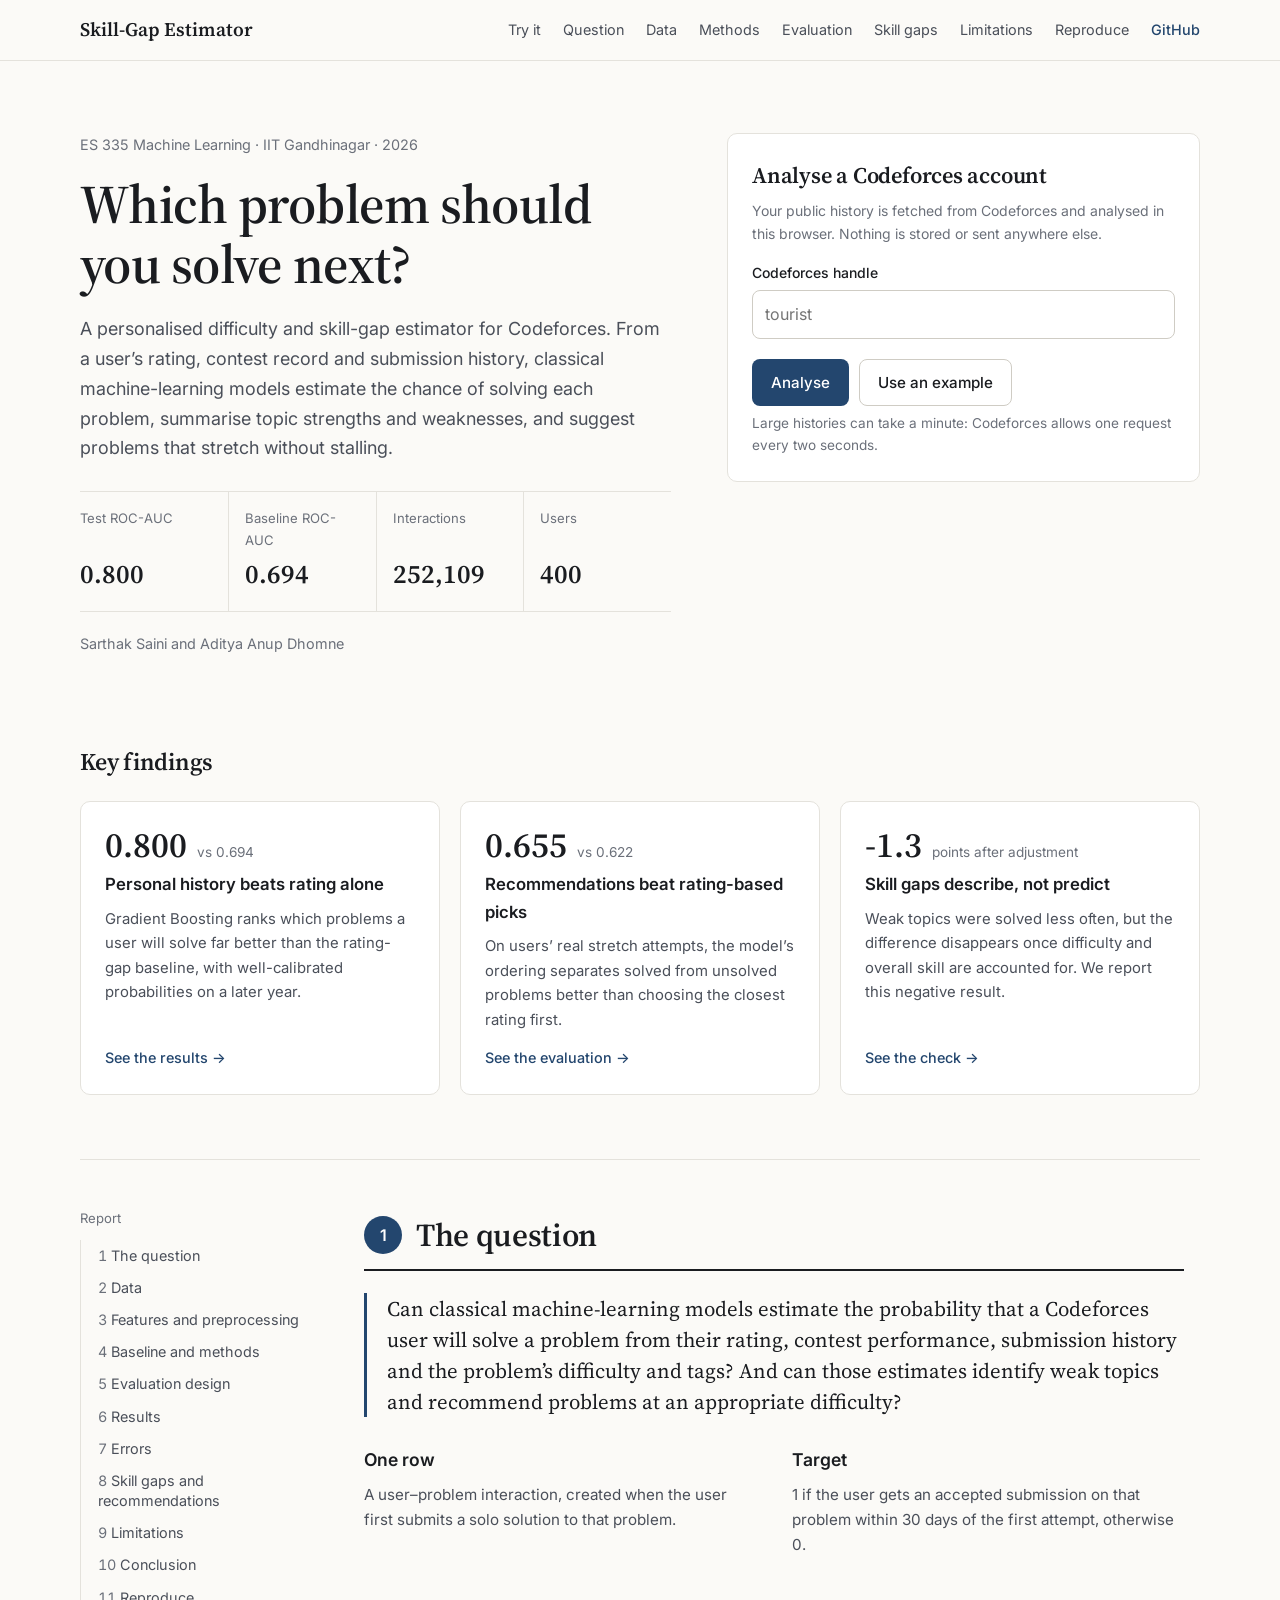
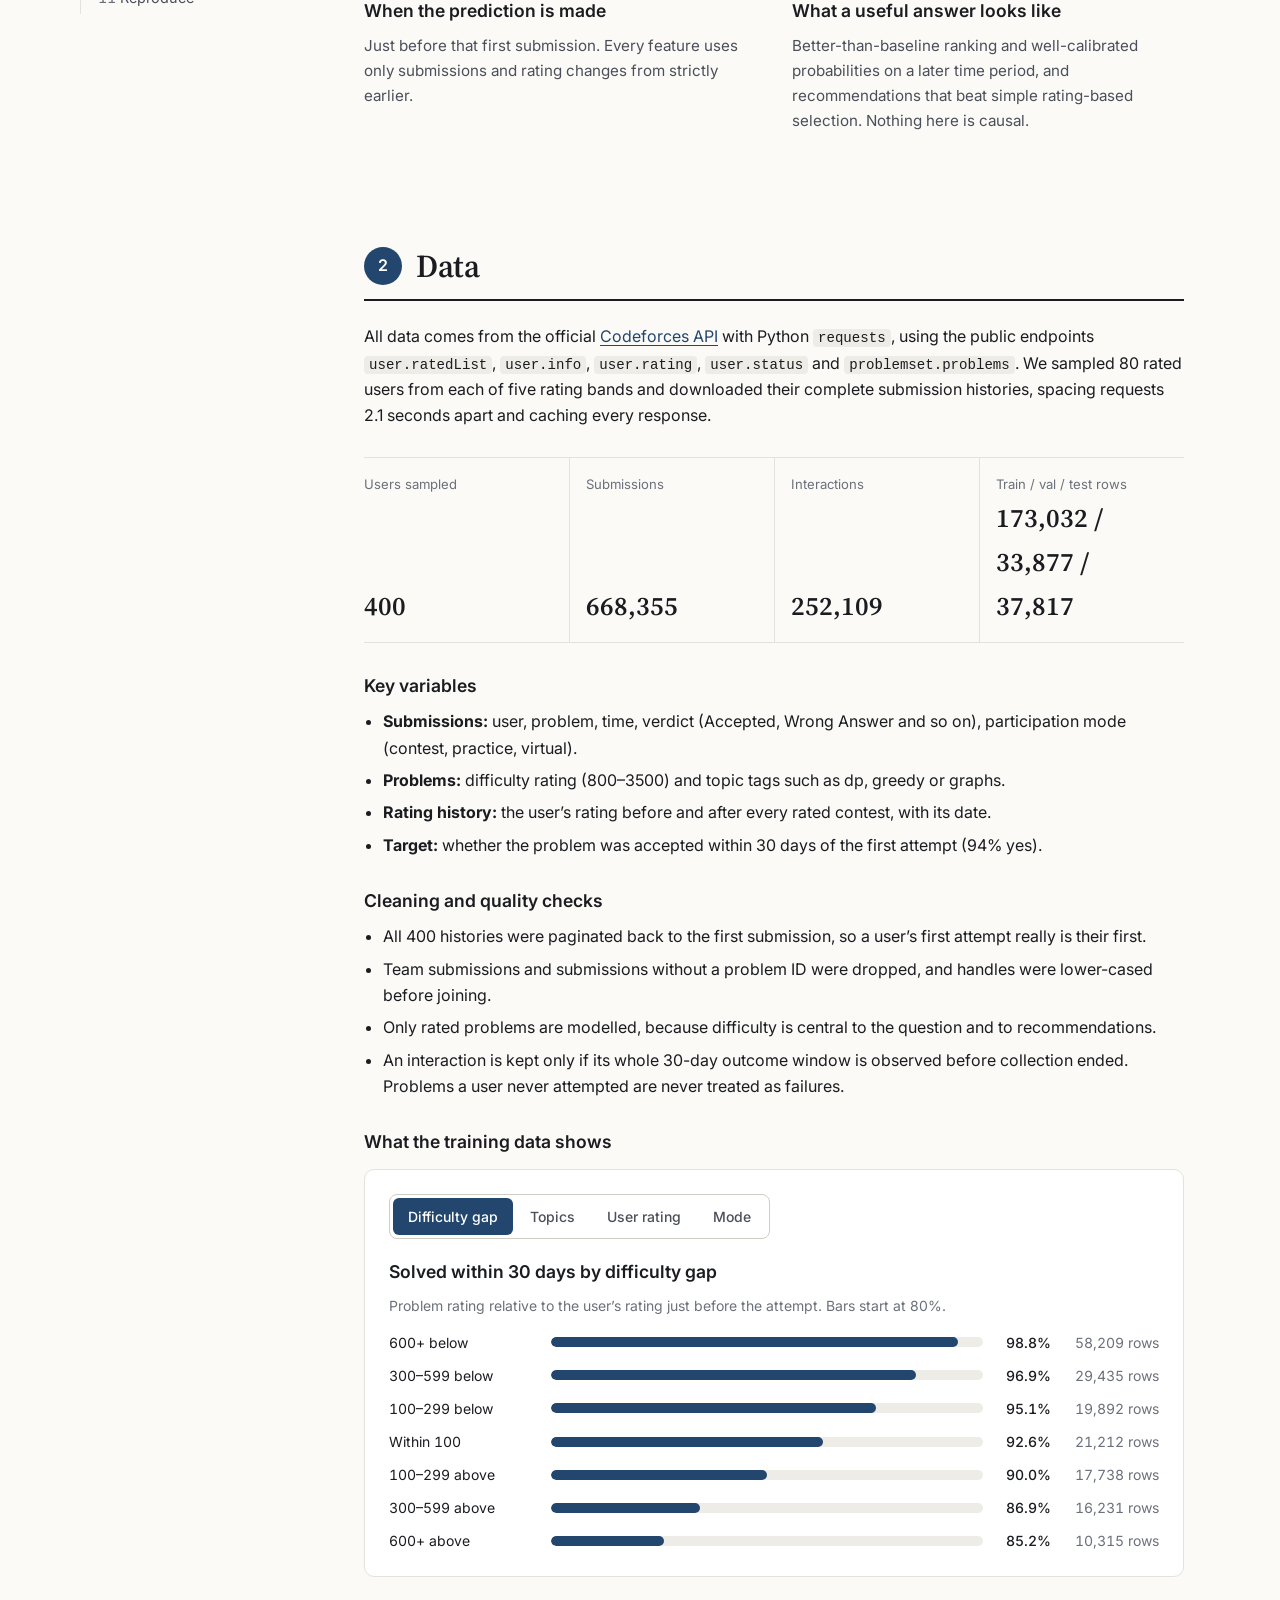
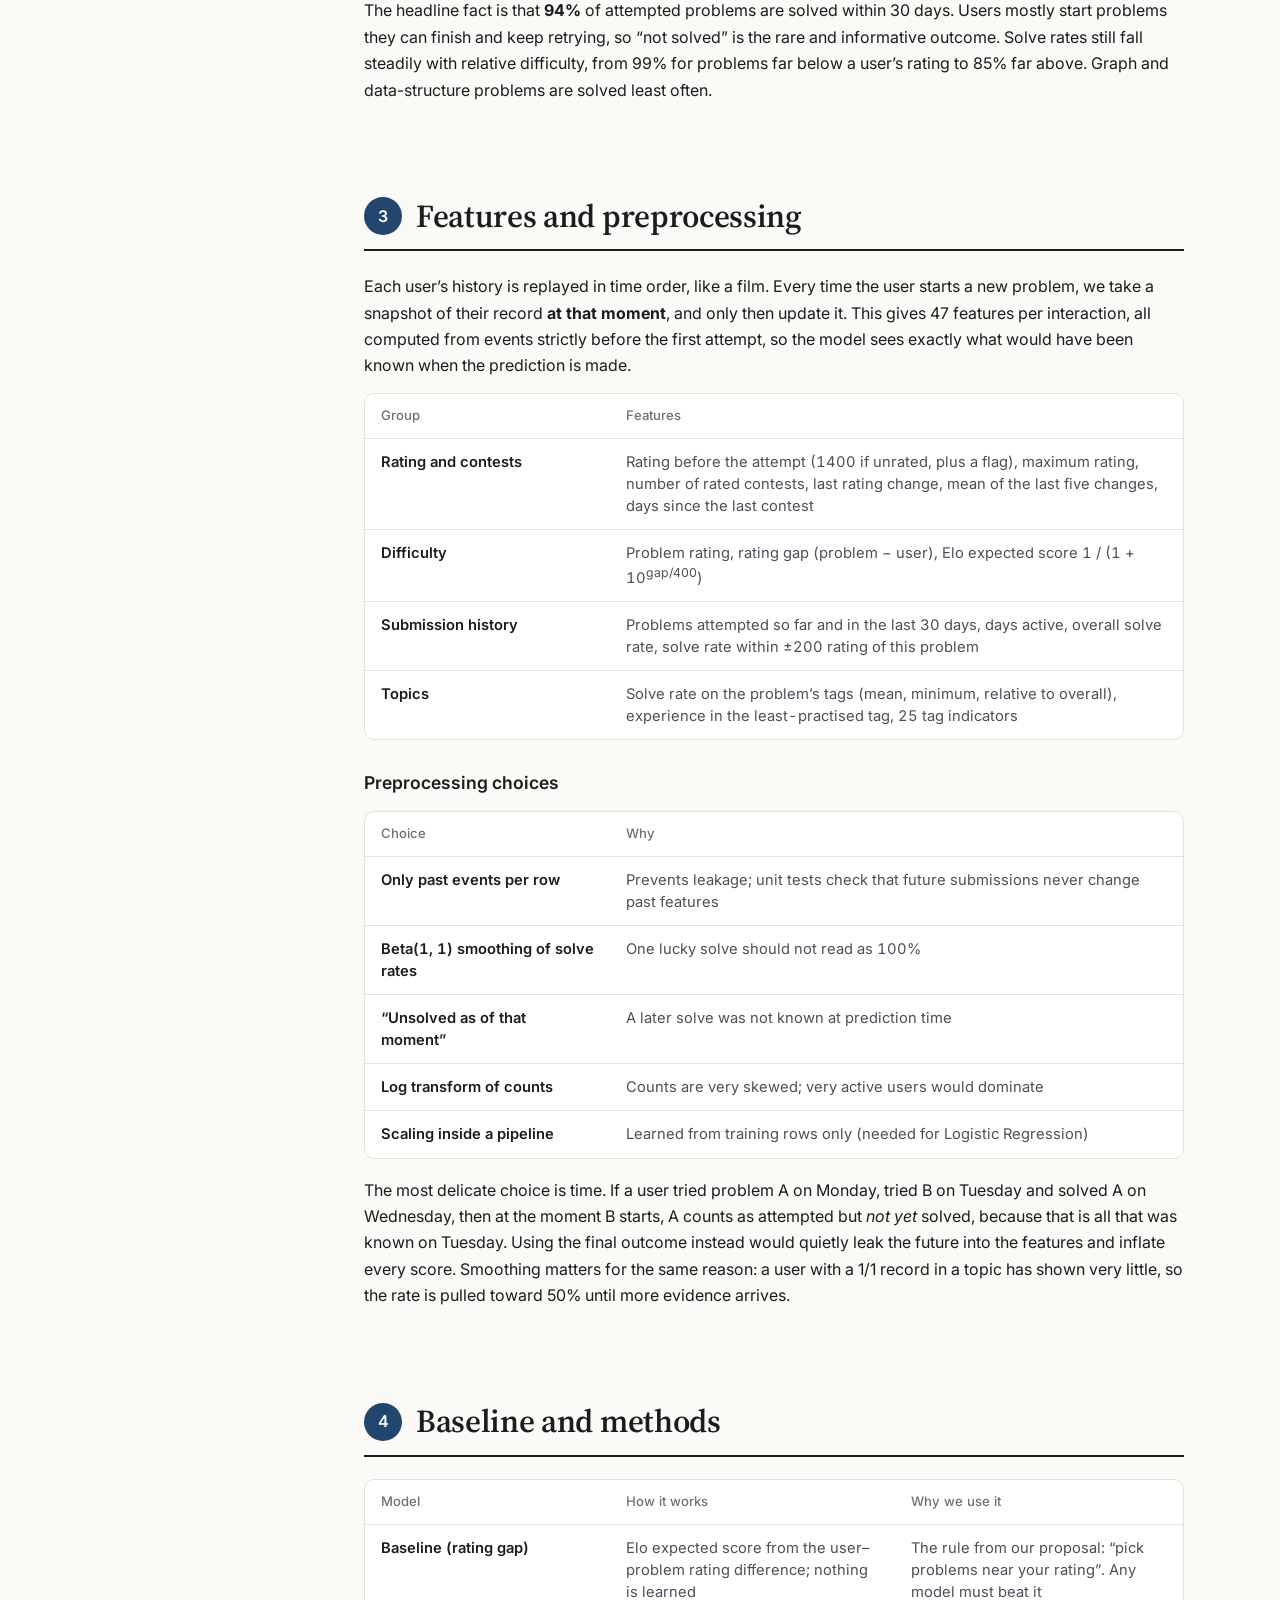
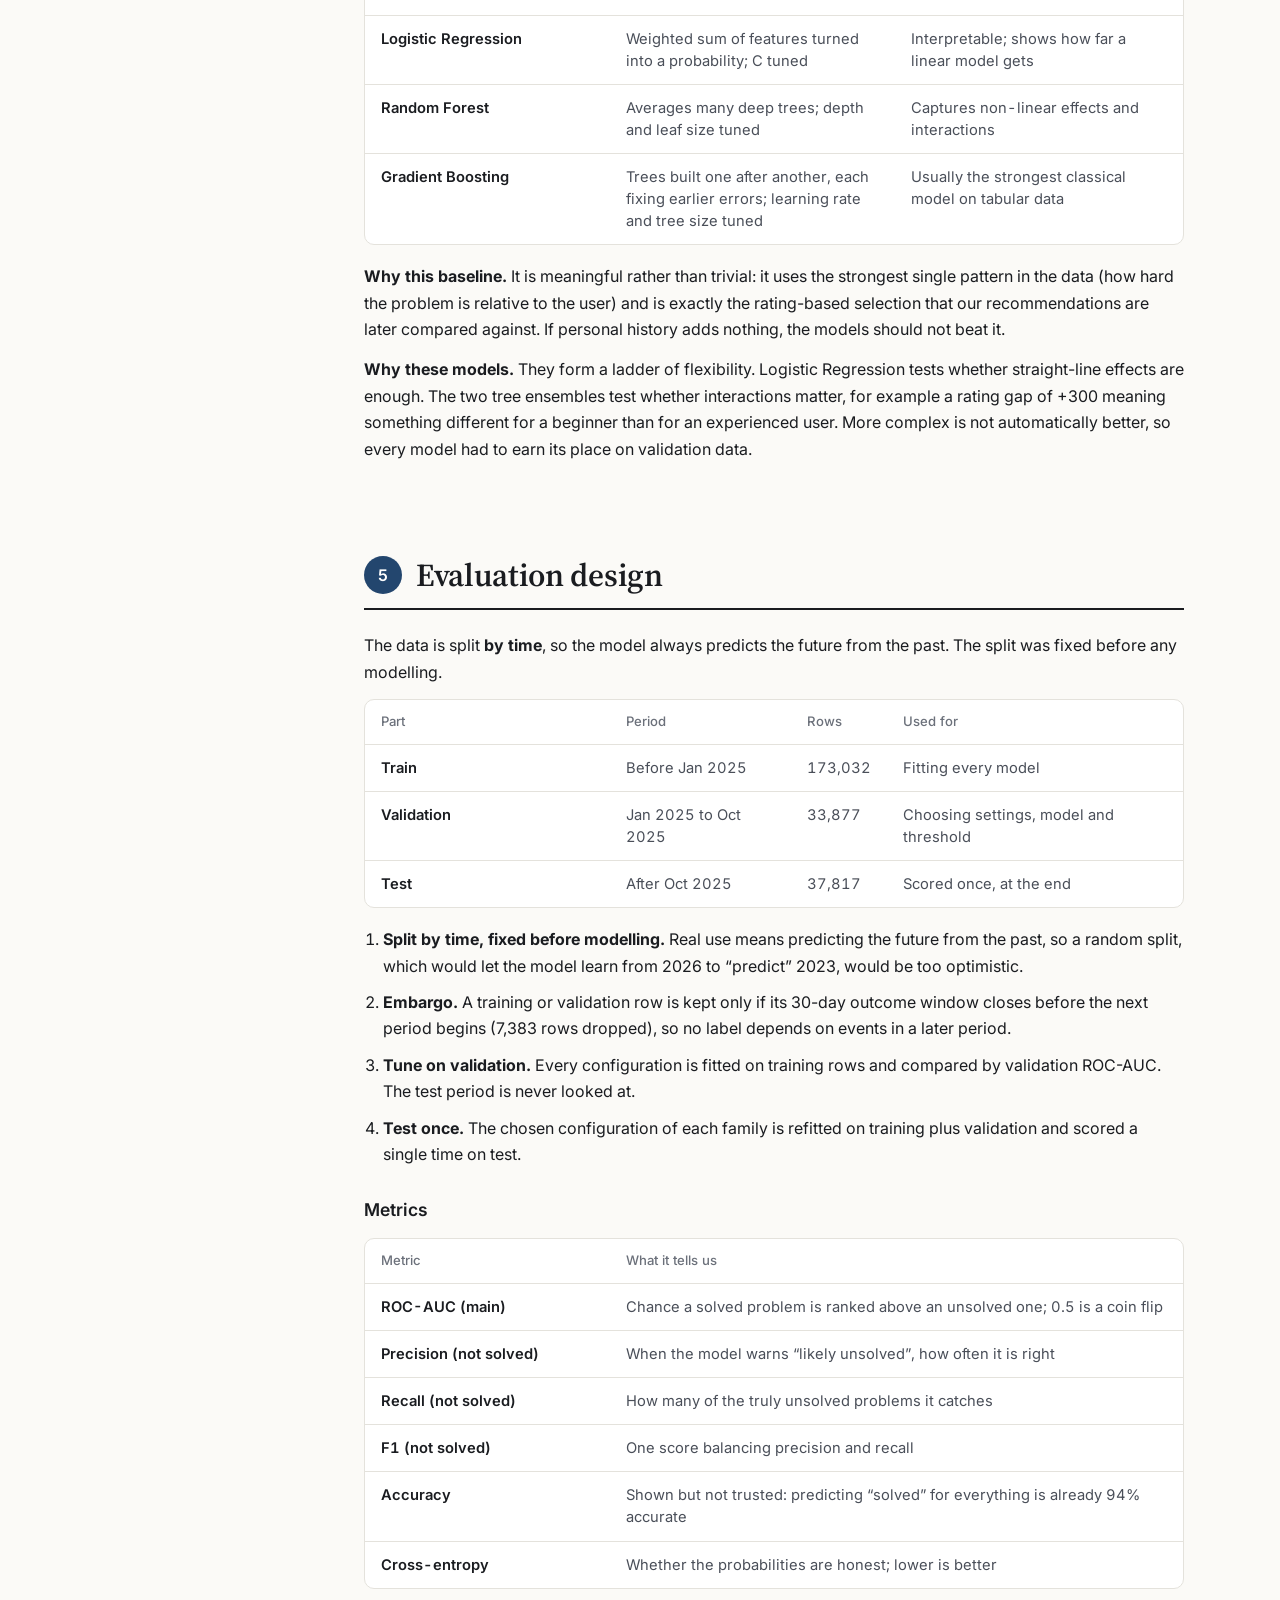
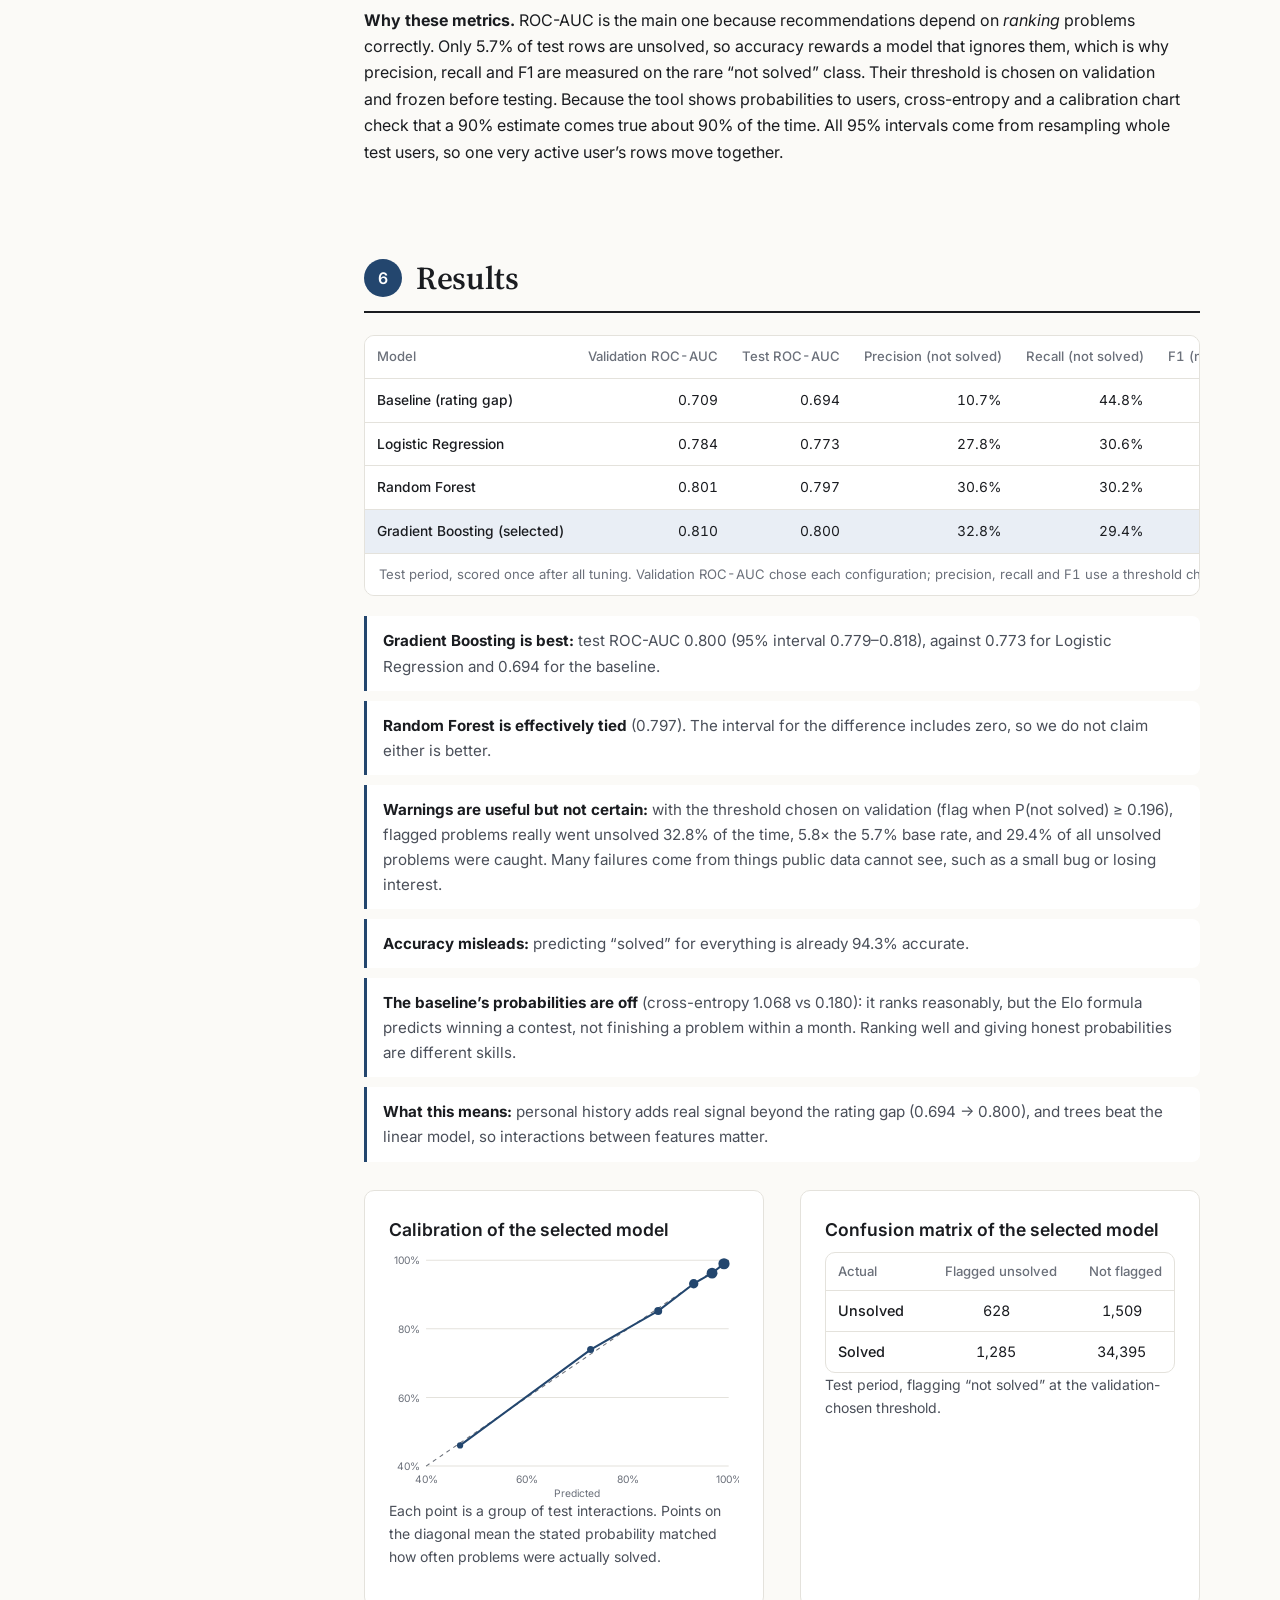
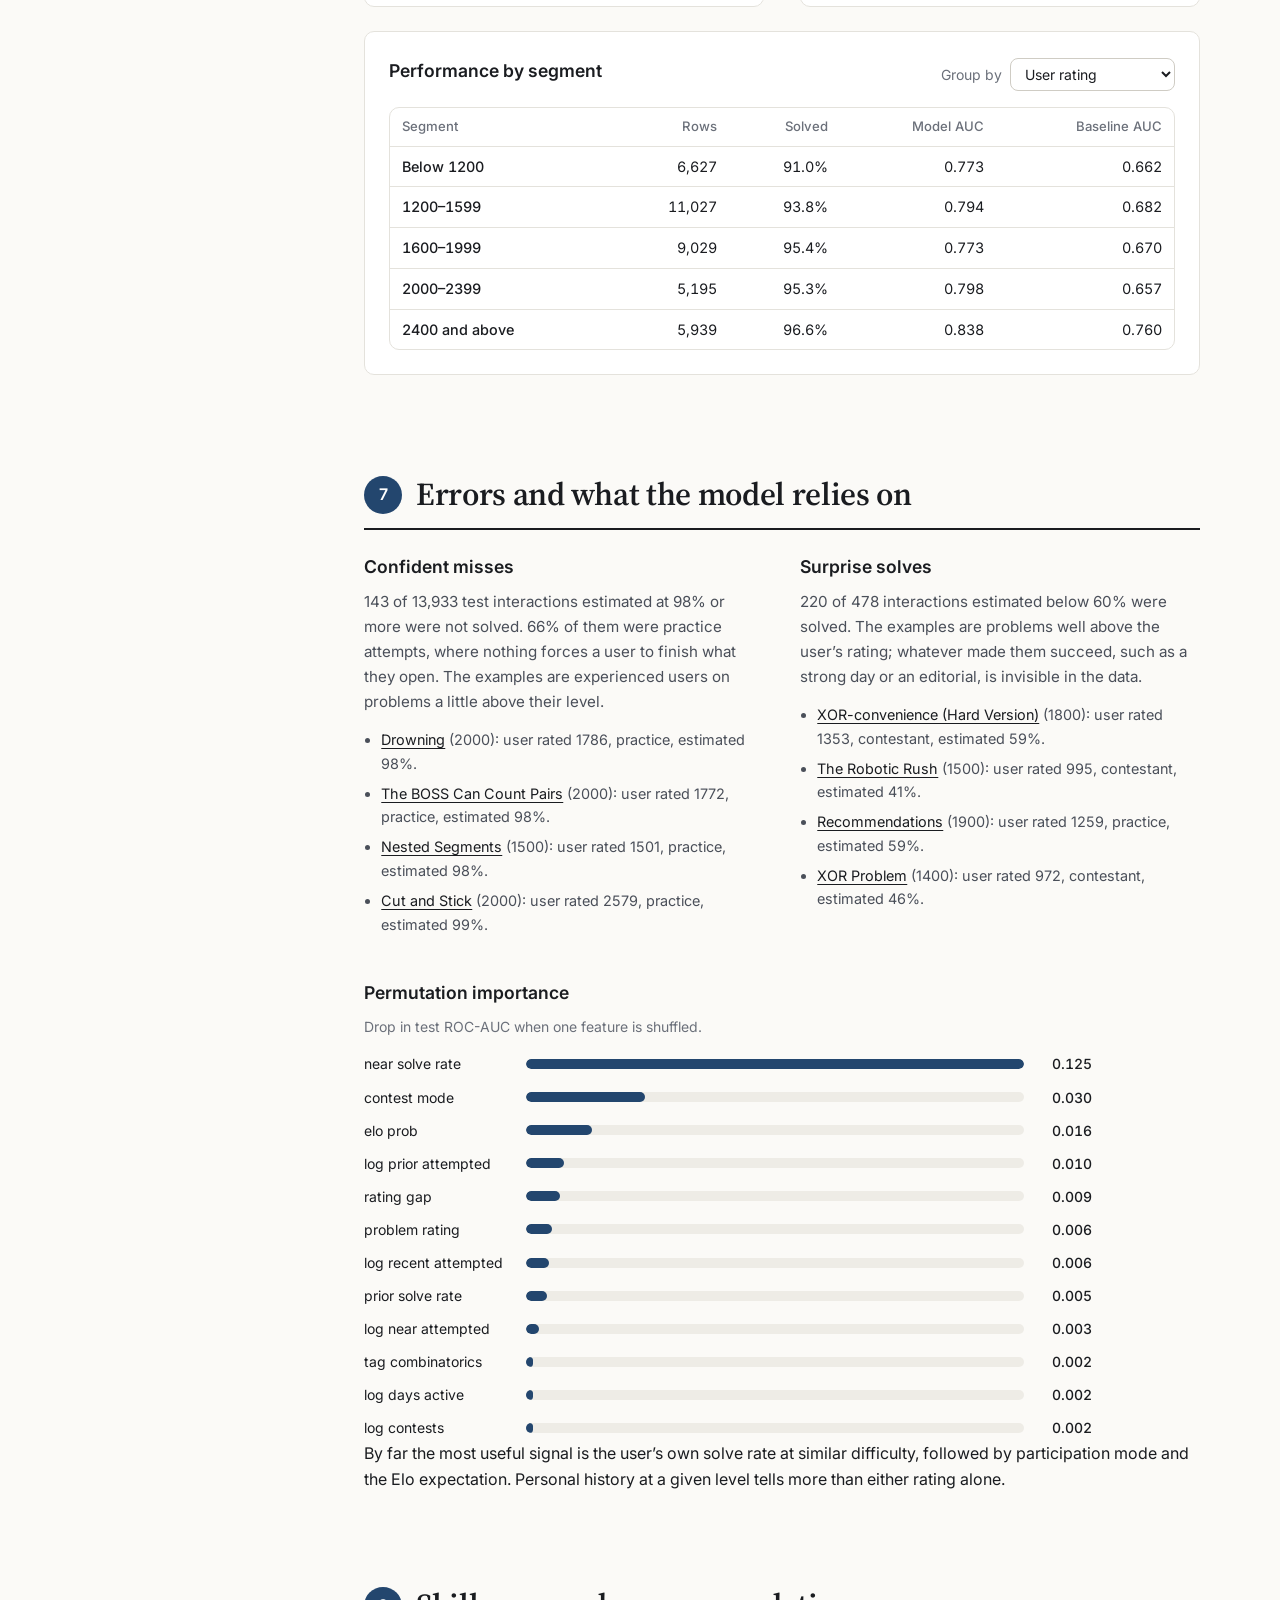
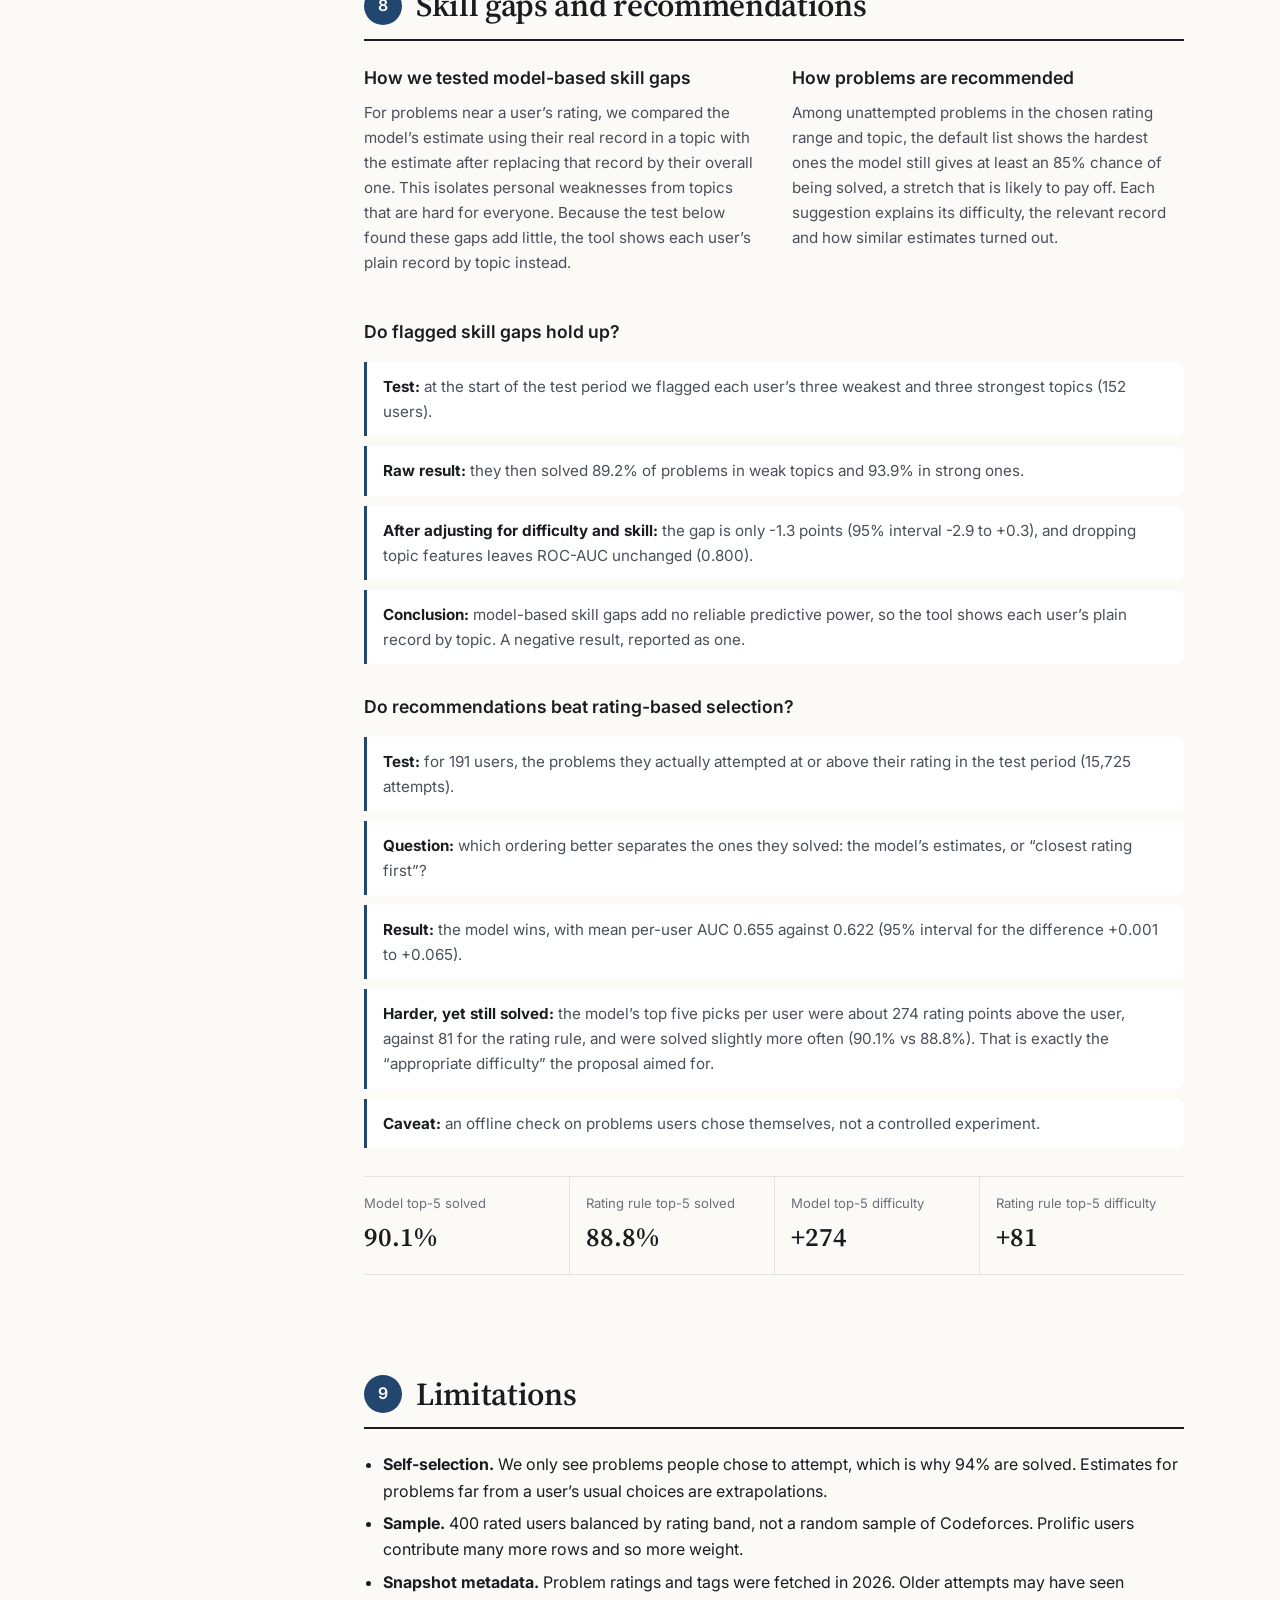
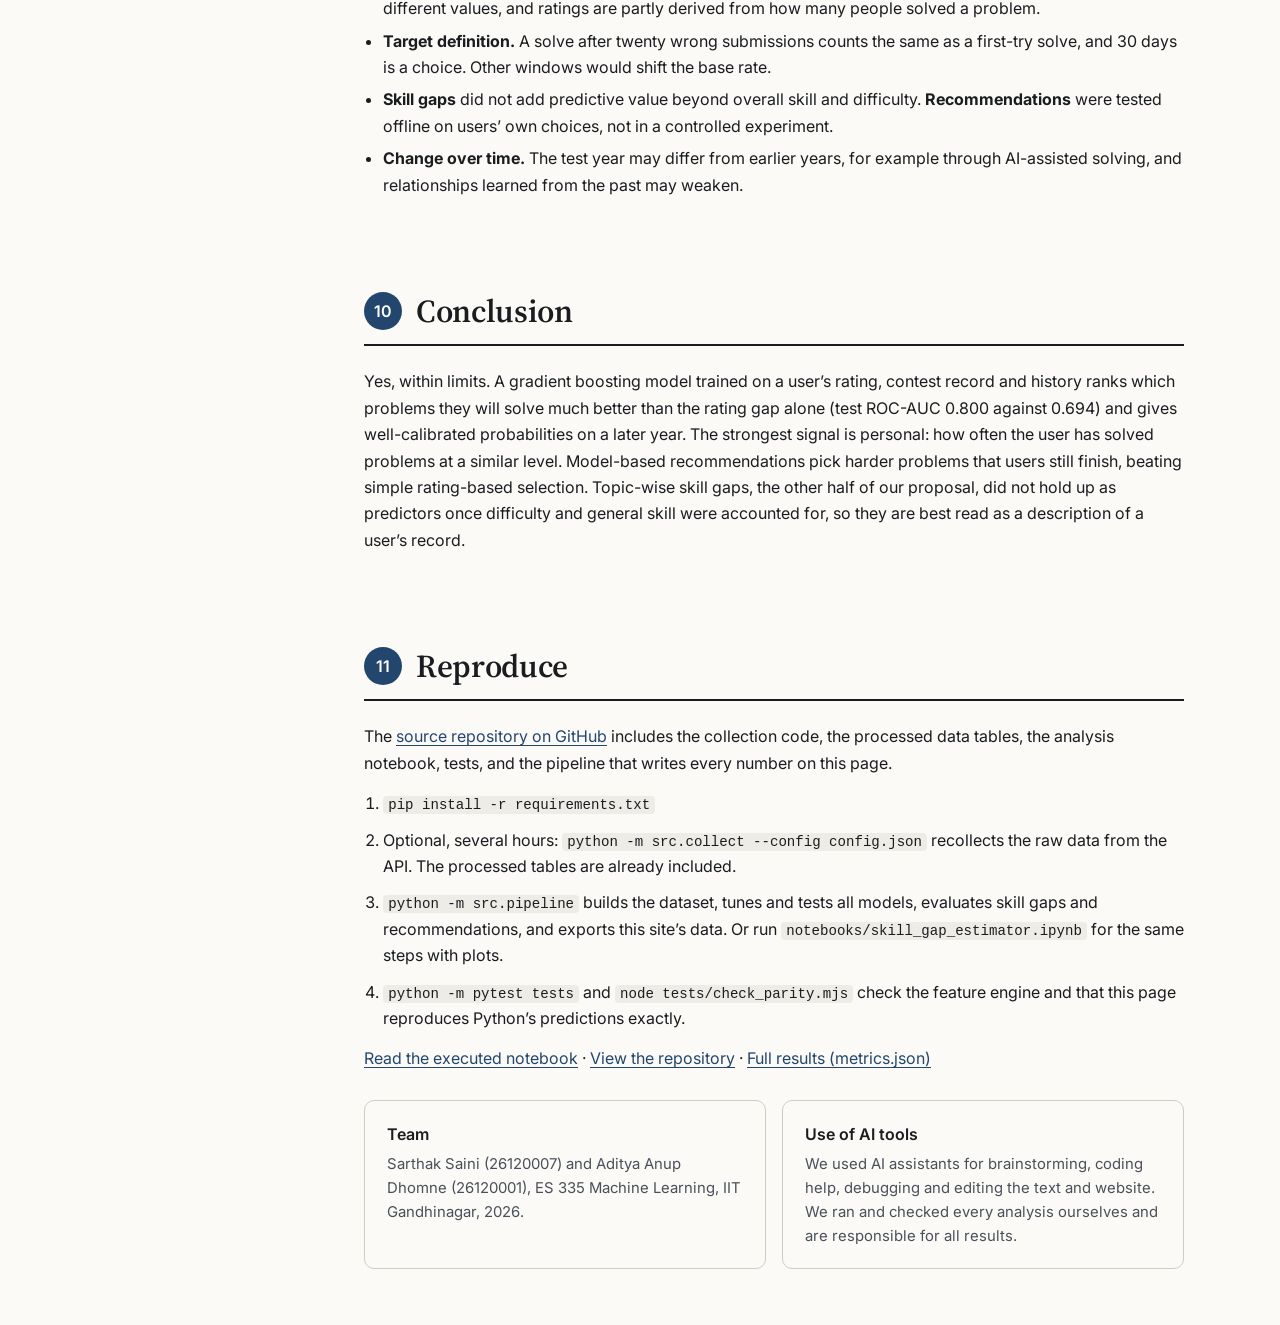
<file: docs/index.html>
<!doctype html>
<html lang="en">
<head>
  <meta charset="utf-8">
  <meta name="viewport" content="width=device-width, initial-scale=1">
  <meta name="description" content="Estimate how likely you are to solve a Codeforces problem, see topic-wise skill gaps and get problems at the right difficulty. An ES 335 machine learning project.">
  <meta name="theme-color" content="#fbfaf7">
  <title>Skill-Gap Estimator for Codeforces</title>
  <link rel="preconnect" href="https://fonts.googleapis.com">
  <link rel="preconnect" href="https://fonts.gstatic.com" crossorigin>
  <link href="https://fonts.googleapis.com/css2?family=Inter:wght@400;500;600&family=Source+Serif+4:opsz,wght@8..60,500;8..60,600&display=swap" rel="stylesheet">
  <link rel="stylesheet" href="./assets/style.css?v=19">
  <script type="module" src="./assets/app.js?v=19"></script>
</head>
<body>
<a class="skip" href="#main">Skip to content</a>

<header class="site-header">
  <div class="wrap header-row">
    <a class="brand" href="#top">Skill-Gap Estimator</a>
    <nav aria-label="Sections">
      <a href="#tool">Try it</a>
      <a href="#question">Question</a>
      <a href="#data">Data</a>
      <a href="#methods">Methods</a>
      <a href="#evaluation">Evaluation</a>
      <a href="#skills">Skill gaps</a>
      <a href="#limitations">Limitations</a>
      <a href="#reproduce">Reproduce</a>
      <a href="https://github.com/sarthaksaini041/ML-project-2026" class="repo-link">GitHub</a>
    </nav>
  </div>
</header>

<main id="main">
  <section class="hero wrap" id="top" aria-labelledby="title">
    <div class="hero-copy">
      <p class="kicker">ES 335 Machine Learning · IIT Gandhinagar · 2026</p>
      <h1 id="title">Which problem should you solve next?</h1>
      <p class="lead">A personalised difficulty and skill-gap estimator for Codeforces. From a user’s rating, contest record and submission history, classical machine-learning models estimate the chance of solving each problem, summarise topic strengths and weaknesses, and suggest problems that stretch without stalling.</p>
      <dl class="facts" id="hero-facts">
        <div><dt>Test ROC-AUC</dt><dd data-fact="auc">–</dd></div>
        <div><dt>Baseline ROC-AUC</dt><dd data-fact="heuristic">–</dd></div>
        <div><dt>Interactions</dt><dd data-fact="rows">–</dd></div>
        <div><dt>Users</dt><dd data-fact="users">–</dd></div>
      </dl>
      <p class="byline">Sarthak Saini and Aditya Anup Dhomne</p>
    </div>

    <div class="card predictor" id="tool">
      <h2>Analyse a Codeforces account</h2>
      <p class="muted small">Your public history is fetched from Codeforces and analysed in this browser. Nothing is stored or sent anywhere else.</p>
      <form id="handle-form">
        <label for="handle">Codeforces handle</label>
        <input id="handle" name="handle" required maxlength="64" placeholder="tourist" autocomplete="off" spellcheck="false">
        <div class="form-actions">
          <button class="primary" id="analyse" type="submit">Analyse</button>
          <button class="secondary" id="example" type="button">Use an example</button>
          <button class="secondary" id="cancel" type="button" hidden>Cancel</button>
        </div>
        <p class="field-help" id="status" role="status" aria-live="polite">Large histories can take a minute: Codeforces allows one request every two seconds.</p>
        <p class="form-error" id="error" role="alert" hidden></p>
      </form>
    </div>
  </section>

  <section class="wrap analysis" id="analysis" hidden aria-labelledby="analysis-title">
    <div class="analysis-head">
      <h2 id="analysis-title">Analysis</h2>
      <p class="muted" id="analysis-meta"></p>
    </div>
    <dl class="stats" id="profile-stats"></dl>

    <div class="grid-2 panels">
      <div class="card">
        <h3>Rating history</h3>
        <div id="rating-chart" class="chart"></div>
      </div>
      <div class="card">
        <h3>New problems tried, last two years</h3>
        <div id="activity-chart" class="chart"></div>
        <p class="small muted" id="activity-note"></p>
      </div>
    </div>

    <div class="card panel">
      <div class="card-head"><h3>Your topics</h3></div>
      <p class="small muted">Based on how often your first submission was accepted, in topics where you have tried at least 10 problems. Choose “My weaker topics” in the recommendations to practise them.</p>
      <div id="gaps"></div>
    </div>

    <div class="card panel" id="recommend">
      <div class="card-head"><h3>Recommended problems</h3></div>
      <form class="filters" id="filters">
        <label>Lowest rating<input type="number" id="min-rating" step="100" min="800" max="3500"></label>
        <label>Highest rating<input type="number" id="max-rating" step="100" min="800" max="3500"></label>
        <label>Topic<select id="topic"></select></label>
        <label>Order<select id="order">
          <option value="stretch">Hardest you are likely to solve</option>
          <option value="chance">Best chance first</option>
        </select></label>
        <button class="secondary" type="submit">Update</button>
      </form>
      <p class="small muted" id="rec-note"></p>
      <ol class="recs" id="recs"></ol>
    </div>

    <div class="card panel">
      <h3>Check a specific problem</h3>
      <form class="filters" id="problem-form">
        <label class="grow">Problem link or ID<input id="problem" placeholder="1850:E or a problem URL" autocomplete="off" spellcheck="false"></label>
        <button class="secondary" type="submit">Estimate</button>
      </form>
      <div id="problem-result" aria-live="polite"></div>
    </div>
  </section>

  <section class="wrap findings" aria-labelledby="findings-title">
    <h2 id="findings-title" class="findings-title">Key findings</h2>
    <div class="findings-grid">
      <article class="finding">
        <p class="finding-figure"><span data-fact="auc">–</span><span class="finding-vs">vs <span data-fact="heuristic">–</span></span></p>
        <h3>Personal history beats rating alone</h3>
        <p>Gradient Boosting ranks which problems a user will solve far better than the rating-gap baseline, with well-calibrated probabilities on a later year.</p>
        <a href="#results">See the results</a>
      </article>
      <article class="finding">
        <p class="finding-figure"><span data-fact="rec-model">–</span><span class="finding-vs">vs <span data-fact="rec-rating">–</span></span></p>
        <h3>Recommendations beat rating-based picks</h3>
        <p>On users’ real stretch attempts, the model’s ordering separates solved from unsolved problems better than choosing the closest rating first.</p>
        <a href="#skills">See the evaluation</a>
      </article>
      <article class="finding">
        <p class="finding-figure"><span data-fact="gap-diff">–</span><span class="finding-vs">points after adjustment</span></p>
        <h3>Skill gaps describe, not predict</h3>
        <p>Weak topics were solved less often, but the difference disappears once difficulty and overall skill are accounted for. We report this negative result.</p>
        <a href="#skills">See the check</a>
      </article>
    </div>
  </section>

  <div class="wrap report-layout">
    <aside class="toc" aria-label="Report contents">
      <p class="toc-title">Report</p>
      <ol>
        <li><a href="#question">The question</a></li>
        <li><a href="#data">Data</a></li>
        <li><a href="#preprocessing">Features and preprocessing</a></li>
        <li><a href="#methods">Baseline and methods</a></li>
        <li><a href="#evaluation">Evaluation design</a></li>
        <li><a href="#results">Results</a></li>
        <li><a href="#errors">Errors</a></li>
        <li><a href="#skills">Skill gaps and recommendations</a></li>
        <li><a href="#limitations">Limitations</a></li>
        <li><a href="#conclusion">Conclusion</a></li>
        <li><a href="#reproduce">Reproduce</a></li>
      </ol>
    </aside>
  <article class="report">

    <section id="question" aria-labelledby="h-question">
      <h2 id="h-question"><span class="num">1</span>The question</h2>
      <p class="statement">Can classical machine-learning models estimate the probability that a Codeforces user will solve a problem from their rating, contest performance, submission history and the problem’s difficulty and tags? And can those estimates identify weak topics and recommend problems at an appropriate difficulty?</p>
      <div class="grid-2">
        <div><h3>One row</h3><p>A user–problem interaction, created when the user first submits a solo solution to that problem.</p></div>
        <div><h3>Target</h3><p>1 if the user gets an accepted submission on that problem within 30 days of the first attempt, otherwise 0.</p></div>
        <div><h3>When the prediction is made</h3><p>Just before that first submission. Every feature uses only submissions and rating changes from strictly earlier.</p></div>
        <div><h3>What a useful answer looks like</h3><p>Better-than-baseline ranking and well-calibrated probabilities on a later time period, and recommendations that beat simple rating-based selection. Nothing here is causal.</p></div>
      </div>
    </section>

    <section id="data" aria-labelledby="h-data">
      <h2 id="h-data"><span class="num">2</span>Data</h2>
      <p>All data comes from the official <a href="https://codeforces.com/apiHelp">Codeforces API</a> with Python <code>requests</code>, using the public endpoints <code>user.ratedList</code>, <code>user.info</code>, <code>user.rating</code>, <code>user.status</code> and <code>problemset.problems</code>. We sampled 80 rated users from each of five rating bands and downloaded their complete submission histories, spacing requests 2.1 seconds apart and caching every response.</p>
      <dl class="stats" id="data-stats"></dl>
      <h3>Key variables</h3>
      <ul>
        <li><strong>Submissions:</strong> user, problem, time, verdict (Accepted, Wrong Answer and so on), participation mode (contest, practice, virtual).</li>
        <li><strong>Problems:</strong> difficulty rating (800–3500) and topic tags such as dp, greedy or graphs.</li>
        <li><strong>Rating history:</strong> the user’s rating before and after every rated contest, with its date.</li>
        <li><strong>Target:</strong> whether the problem was accepted within 30 days of the first attempt (94% yes).</li>
      </ul>
      <h3>Cleaning and quality checks</h3>
      <ul>
        <li>All 400 histories were paginated back to the first submission, so a user’s first attempt really is their first.</li>
        <li>Team submissions and submissions without a problem ID were dropped, and handles were lower-cased before joining.</li>
        <li>Only rated problems are modelled, because difficulty is central to the question and to recommendations.</li>
        <li>An interaction is kept only if its whole 30-day outcome window is observed before collection ended. Problems a user never attempted are never treated as failures.</li>
      </ul>
      <h3>What the training data shows</h3>
      <div class="card chart-card">
        <div class="tabs" role="group" aria-label="Choose a chart">
          <button type="button" class="tab active" data-eda="gap" aria-pressed="true">Difficulty gap</button>
          <button type="button" class="tab" data-eda="tags" aria-pressed="false">Topics</button>
          <button type="button" class="tab" data-eda="bands" aria-pressed="false">User rating</button>
          <button type="button" class="tab" data-eda="modes" aria-pressed="false">Mode</button>
        </div>
        <div id="eda" aria-live="polite"><p class="muted">Loading…</p></div>
      </div>
      <p>The headline fact is that <strong id="solved-rate">94%</strong> of attempted problems are solved within 30 days. Users mostly start problems they can finish and keep retrying, so “not solved” is the rare and informative outcome. Solve rates still fall steadily with relative difficulty, from 99% for problems far below a user’s rating to 85% far above. Graph and data-structure problems are solved least often.</p>
    </section>

    <section id="preprocessing" aria-labelledby="h-prep">
      <h2 id="h-prep"><span class="num">3</span>Features and preprocessing</h2>
      <p>Each user’s history is replayed in time order, like a film. Every time the user starts a new problem, we take a snapshot of their record <strong>at that moment</strong>, and only then update it. This gives 47 features per interaction, all computed from events strictly before the first attempt, so the model sees exactly what would have been known when the prediction is made.</p>
      <div class="table-wrap info"><table class="info-table">
        <thead><tr><th scope="col">Group</th><th scope="col">Features</th></tr></thead>
        <tbody>
          <tr><th scope="row">Rating and contests</th><td data-label="Features">Rating before the attempt (1400 if unrated, plus a flag), maximum rating, number of rated contests, last rating change, mean of the last five changes, days since the last contest</td></tr>
          <tr><th scope="row">Difficulty</th><td data-label="Features">Problem rating, rating gap (problem − user), Elo expected score 1 / (1 + 10<sup>gap/400</sup>)</td></tr>
          <tr><th scope="row">Submission history</th><td data-label="Features">Problems attempted so far and in the last 30 days, days active, overall solve rate, solve rate within ±200 rating of this problem</td></tr>
          <tr><th scope="row">Topics</th><td data-label="Features">Solve rate on the problem’s tags (mean, minimum, relative to overall), experience in the least-practised tag, 25 tag indicators</td></tr>
        </tbody>
      </table></div>
      <h3>Preprocessing choices</h3>
      <div class="table-wrap info"><table class="info-table">
        <thead><tr><th scope="col">Choice</th><th scope="col">Why</th></tr></thead>
        <tbody>
          <tr><th scope="row">Only past events per row</th><td data-label="Why">Prevents leakage; unit tests check that future submissions never change past features</td></tr>
          <tr><th scope="row">Beta(1, 1) smoothing of solve rates</th><td data-label="Why">One lucky solve should not read as 100%</td></tr>
          <tr><th scope="row">“Unsolved as of that moment”</th><td data-label="Why">A later solve was not known at prediction time</td></tr>
          <tr><th scope="row">Log transform of counts</th><td data-label="Why">Counts are very skewed; very active users would dominate</td></tr>
          <tr><th scope="row">Scaling inside a pipeline</th><td data-label="Why">Learned from training rows only (needed for Logistic Regression)</td></tr>
        </tbody>
      </table></div>
      <p>The most delicate choice is time. If a user tried problem A on Monday, tried B on Tuesday and solved A on Wednesday, then at the moment B starts, A counts as attempted but <em>not yet</em> solved, because that is all that was known on Tuesday. Using the final outcome instead would quietly leak the future into the features and inflate every score. Smoothing matters for the same reason: a user with a 1/1 record in a topic has shown very little, so the rate is pulled toward 50% until more evidence arrives.</p>
    </section>

    <section id="methods" aria-labelledby="h-methods">
      <h2 id="h-methods"><span class="num">4</span>Baseline and methods</h2>
      <div class="table-wrap info"><table class="info-table">
        <thead><tr><th scope="col">Model</th><th scope="col">How it works</th><th scope="col">Why we use it</th></tr></thead>
        <tbody>
          <tr><th scope="row">Baseline (rating gap)</th><td data-label="How it works">Elo expected score from the user–problem rating difference; nothing is learned</td><td data-label="Why">The rule from our proposal: “pick problems near your rating”. Any model must beat it</td></tr>
          <tr><th scope="row">Logistic Regression</th><td data-label="How it works">Weighted sum of features turned into a probability; C tuned</td><td data-label="Why">Interpretable; shows how far a linear model gets</td></tr>
          <tr><th scope="row">Random Forest</th><td data-label="How it works">Averages many deep trees; depth and leaf size tuned</td><td data-label="Why">Captures non-linear effects and interactions</td></tr>
          <tr><th scope="row">Gradient Boosting</th><td data-label="How it works">Trees built one after another, each fixing earlier errors; learning rate and tree size tuned</td><td data-label="Why">Usually the strongest classical model on tabular data</td></tr>
        </tbody>
      </table></div>
      <p><strong>Why this baseline.</strong> It is meaningful rather than trivial: it uses the strongest single pattern in the data (how hard the problem is relative to the user) and is exactly the rating-based selection that our recommendations are later compared against. If personal history adds nothing, the models should not beat it.</p>
      <p><strong>Why these models.</strong> They form a ladder of flexibility. Logistic Regression tests whether straight-line effects are enough. The two tree ensembles test whether interactions matter, for example a rating gap of +300 meaning something different for a beginner than for an experienced user. More complex is not automatically better, so every model had to earn its place on validation data.</p>
    </section>

    <section id="evaluation" aria-labelledby="h-eval">
      <h2 id="h-eval"><span class="num">5</span>Evaluation design</h2>
      <p>The data is split <strong>by time</strong>, so the model always predicts the future from the past. The split was fixed before any modelling.</p>
      <div class="table-wrap info"><table class="info-table">
        <thead><tr><th scope="col">Part</th><th scope="col">Period</th><th scope="col">Rows</th><th scope="col">Used for</th></tr></thead>
        <tbody>
          <tr><th scope="row">Train</th><td data-label="Period">Before <span data-fact="cut1">Jan 2025</span></td><td data-label="Rows" data-fact="rows-train">–</td><td data-label="Used for">Fitting every model</td></tr>
          <tr><th scope="row">Validation</th><td data-label="Period"><span data-fact="cut1">Jan 2025</span> to <span data-fact="cut2">Oct 2025</span></td><td data-label="Rows" data-fact="rows-val">–</td><td data-label="Used for">Choosing settings, model and threshold</td></tr>
          <tr><th scope="row">Test</th><td data-label="Period">After <span data-fact="cut2">Oct 2025</span></td><td data-label="Rows" data-fact="rows-test">–</td><td data-label="Used for">Scored once, at the end</td></tr>
        </tbody>
      </table></div>
      <ol class="steps">
        <li><strong>Split by time, fixed before modelling.</strong> Real use means predicting the future from the past, so a random split, which would let the model learn from 2026 to “predict” 2023, would be too optimistic.</li>
        <li><strong>Embargo.</strong> A training or validation row is kept only if its 30-day outcome window closes before the next period begins (<span data-fact="embargo">7,383</span> rows dropped), so no label depends on events in a later period.</li>
        <li><strong>Tune on validation.</strong> Every configuration is fitted on training rows and compared by validation ROC-AUC. The test period is never looked at.</li>
        <li><strong>Test once.</strong> The chosen configuration of each family is refitted on training plus validation and scored a single time on test.</li>
      </ol>
      <h3>Metrics</h3>
      <div class="table-wrap info"><table class="info-table">
        <thead><tr><th scope="col">Metric</th><th scope="col">What it tells us</th></tr></thead>
        <tbody>
          <tr><th scope="row">ROC-AUC (main)</th><td data-label="Meaning">Chance a solved problem is ranked above an unsolved one; 0.5 is a coin flip</td></tr>
          <tr><th scope="row">Precision (not solved)</th><td data-label="Meaning">When the model warns “likely unsolved”, how often it is right</td></tr>
          <tr><th scope="row">Recall (not solved)</th><td data-label="Meaning">How many of the truly unsolved problems it catches</td></tr>
          <tr><th scope="row">F1 (not solved)</th><td data-label="Meaning">One score balancing precision and recall</td></tr>
          <tr><th scope="row">Accuracy</th><td data-label="Meaning">Shown but not trusted: predicting “solved” for everything is already 94% accurate</td></tr>
          <tr><th scope="row">Cross-entropy</th><td data-label="Meaning">Whether the probabilities are honest; lower is better</td></tr>
        </tbody>
      </table></div>
      <p><strong>Why these metrics.</strong> ROC-AUC is the main one because recommendations depend on <em>ranking</em> problems correctly. Only 5.7% of test rows are unsolved, so accuracy rewards a model that ignores them, which is why precision, recall and F1 are measured on the rare “not solved” class. Their threshold is chosen on validation and frozen before testing. Because the tool shows probabilities to users, cross-entropy and a calibration chart check that a 90% estimate comes true about 90% of the time. All 95% intervals come from resampling whole test users, so one very active user’s rows move together.</p>
    </section>

    <section id="results" aria-labelledby="h-results">
      <h2 id="h-results"><span class="num">6</span>Results</h2>
      <div class="table-wrap"><table id="model-table"><caption>Test period, scored once after all tuning. Validation ROC-AUC chose each configuration; precision, recall and F1 use a threshold chosen on validation.</caption></table></div>
      <ul class="takeaways" id="results-text"></ul>
      <div class="grid-2 evidence">
        <div class="card">
          <h3>Calibration of the selected model</h3>
          <div id="calibration" class="chart"></div>
          <p class="small muted">Each point is a group of test interactions. Points on the diagonal mean the stated probability matched how often problems were actually solved.</p>
        </div>
        <div class="card">
          <h3>Confusion matrix of the selected model</h3>
          <div id="confusion"></div>
          <p class="small muted">Test period, flagging “not solved” at the validation-chosen threshold.</p>
        </div>
        <div class="card span-2">
          <div class="card-head"><h3>Performance by segment</h3>
            <label class="inline-select"><span>Group by</span>
              <select id="segment-select">
                <option value="user_rating">User rating</option>
                <option value="problem_rating">Problem rating</option>
                <option value="mode">Participation mode</option>
                <option value="tags">Topic</option>
              </select>
            </label>
          </div>
          <div id="segments"></div>
        </div>
      </div>
    </section>

    <section id="errors" aria-labelledby="h-errors">
      <h2 id="h-errors"><span class="num">7</span>Errors and what the model relies on</h2>
      <div class="grid-2">
        <div>
          <h3>Confident misses</h3>
          <p id="miss-text"></p>
          <ul id="miss-examples" class="examples"></ul>
        </div>
        <div>
          <h3>Surprise solves</h3>
          <p id="surprise-text"></p>
          <ul id="surprise-examples" class="examples"></ul>
        </div>
      </div>
      <h3>Permutation importance</h3>
      <p class="muted small">Drop in test ROC-AUC when one feature is shuffled.</p>
      <div id="importance"></div>
      <p>By far the most useful signal is the user’s own solve rate at similar difficulty, followed by participation mode and the Elo expectation. Personal history at a given level tells more than either rating alone.</p>
    </section>

    <section id="skills" aria-labelledby="h-skills">
      <h2 id="h-skills"><span class="num">8</span>Skill gaps and recommendations</h2>
      <div class="grid-2">
        <div><h3>How we tested model-based skill gaps</h3><p>For problems near a user’s rating, we compared the model’s estimate using their real record in a topic with the estimate after replacing that record by their overall one. This isolates personal weaknesses from topics that are hard for everyone. Because the test below found these gaps add little, the tool shows each user’s plain record by topic instead.</p></div>
        <div><h3>How problems are recommended</h3><p>Among unattempted problems in the chosen rating range and topic, the default list shows the hardest ones the model still gives at least an 85% chance of being solved, a stretch that is likely to pay off. Each suggestion explains its difficulty, the relevant record and how similar estimates turned out.</p></div>
      </div>
      <h3>Do flagged skill gaps hold up?</h3>
      <ul class="takeaways" id="gap-text"></ul>
      <h3>Do recommendations beat rating-based selection?</h3>
      <ul class="takeaways" id="rec-text"></ul>
      <dl class="stats" id="rec-stats"></dl>
    </section>

    <section id="limitations" aria-labelledby="h-limits">
      <h2 id="h-limits"><span class="num">9</span>Limitations</h2>
      <ul>
        <li><strong>Self-selection.</strong> We only see problems people chose to attempt, which is why 94% are solved. Estimates for problems far from a user’s usual choices are extrapolations.</li>
        <li><strong>Sample.</strong> 400 rated users balanced by rating band, not a random sample of Codeforces. Prolific users contribute many more rows and so more weight.</li>
        <li><strong>Snapshot metadata.</strong> Problem ratings and tags were fetched in 2026. Older attempts may have seen different values, and ratings are partly derived from how many people solved a problem.</li>
        <li><strong>Target definition.</strong> A solve after twenty wrong submissions counts the same as a first-try solve, and 30 days is a choice. Other windows would shift the base rate.</li>
        <li><strong>Skill gaps</strong> did not add predictive value beyond overall skill and difficulty. <strong>Recommendations</strong> were tested offline on users’ own choices, not in a controlled experiment.</li>
        <li><strong>Change over time.</strong> The test year may differ from earlier years, for example through AI-assisted solving, and relationships learned from the past may weaken.</li>
      </ul>
    </section>

    <section id="conclusion" aria-labelledby="h-conclusion">
      <h2 id="h-conclusion"><span class="num">10</span>Conclusion</h2>
      <p id="conclusion-text">Classical models estimate solve probability well beyond the rating-gap rule.</p>
    </section>

    <section id="reproduce" aria-labelledby="h-repro">
      <h2 id="h-repro"><span class="num">11</span>Reproduce</h2>
      <p>The <a href="https://github.com/sarthaksaini041/ML-project-2026">source repository on GitHub</a> includes the collection code, the processed data tables, the analysis notebook, tests, and the pipeline that writes every number on this page.</p>
      <ol class="steps">
        <li><code>pip install -r requirements.txt</code></li>
        <li>Optional, several hours: <code>python -m src.collect --config config.json</code> recollects the raw data from the API. The processed tables are already included.</li>
        <li><code>python -m src.pipeline</code> builds the dataset, tunes and tests all models, evaluates skill gaps and recommendations, and exports this site’s data. Or run <code>notebooks/skill_gap_estimator.ipynb</code> for the same steps with plots.</li>
        <li><code>python -m pytest tests</code> and <code>node tests/check_parity.mjs</code> check the feature engine and that this page reproduces Python’s predictions exactly.</li>
      </ol>
      <p><a href="./notebook.html">Read the executed notebook</a> · <a href="https://github.com/sarthaksaini041/ML-project-2026">View the repository</a> · <a href="https://github.com/sarthaksaini041/ML-project-2026/blob/main/results/metrics.json">Full results (metrics.json)</a></p>
      <div class="credits">
        <div class="credit-box">
          <h3>Team</h3>
          <p>Sarthak Saini (26120007) and Aditya Anup Dhomne (26120001), ES 335 Machine Learning, IIT Gandhinagar, 2026.</p>
        </div>
        <div class="credit-box">
          <h3>Use of AI tools</h3>
          <p>We used AI assistants for brainstorming, coding help, debugging and editing the text and website. We ran and checked every analysis ourselves and are responsible for all results.</p>
        </div>
      </div>
    </section>
  </article>
  </div>
</main>

</body>
</html>
</file>
<file: docs/assets/style.css>
:root {
  --bg: #fbfaf7;
  --surface: #ffffff;
  --ink: #1a1c20;
  --ink-2: #4a4f59;
  --muted: #6b707a;
  --line: #e4e2dc;
  --line-strong: #cfccc4;
  --accent: #23466e;
  --accent-ink: #ffffff;
  --accent-soft: #e9eef5;
  --track: #eeece6;
  --bad: #9b2c2c;
  --serif: "Source Serif 4", Georgia, "Times New Roman", serif;
  --sans: Inter, -apple-system, "Segoe UI", Roboto, Helvetica, Arial, sans-serif;
  --radius: 10px;
}

* { box-sizing: border-box; }
html { scroll-behavior: smooth; scroll-padding-top: 72px; }
body {
  margin: 0;
  background: var(--bg);
  color: var(--ink);
  font: 16px/1.65 var(--sans);
  -webkit-font-smoothing: antialiased;
}
a { color: var(--accent); text-underline-offset: 3px; text-decoration-thickness: 1px; }
a:hover { text-decoration-thickness: 2px; }
code { font: 0.88em/1.4 ui-monospace, SFMono-Regular, Menlo, monospace; background: var(--track); padding: 1px 5px; border-radius: 4px; }
h1, h2, h3 { margin: 0; color: var(--ink); }
h1, h2 { font-family: var(--serif); font-weight: 600; letter-spacing: -0.01em; }
h3 { font-size: 1rem; font-weight: 600; margin-bottom: 4px; }
p { margin: 0 0 14px; }
ul, ol { padding-left: 1.2em; margin: 0 0 14px; }
li { margin-bottom: 6px; }
.small, p.small, .grid-2 p.small { font-size: 0.875rem; }
.muted { color: var(--muted); }
.wrap { width: min(1120px, 100% - 32px); margin-inline: auto; }
.skip { position: absolute; left: -999px; }
.skip:focus { left: 16px; top: 16px; z-index: 10; background: var(--surface); padding: 8px 12px; border-radius: 6px; }
:focus-visible { outline: 2px solid var(--accent); outline-offset: 2px; }

/* Header */
.site-header { position: sticky; top: 0; z-index: 5; background: rgba(251, 250, 247, 0.96); border-bottom: 1px solid var(--line); }
.header-row { display: flex; align-items: center; justify-content: space-between; gap: 24px; height: 60px; }
.brand { font-family: var(--serif); font-weight: 600; font-size: 1.2rem; color: var(--ink); text-decoration: none; }
.site-header nav { display: flex; gap: 22px; overflow-x: auto; scrollbar-width: none; }
.site-header nav a { color: var(--ink-2); text-decoration: none; font-size: 0.9rem; white-space: nowrap; }
.site-header nav a:hover, .site-header nav a.active { color: var(--ink); }
.site-header nav a.active { box-shadow: inset 0 -2px 0 var(--accent); padding-bottom: 4px; }

/* Hero */
.hero { display: grid; grid-template-columns: minmax(0, 1.25fr) minmax(0, 1fr); gap: 56px; padding: 72px 0 64px; align-items: start; }
.kicker { color: var(--muted); font-size: 0.9rem; margin-bottom: 18px; }
h1 { font-size: clamp(2.2rem, 4.6vw, 3.4rem); line-height: 1.1; margin-bottom: 20px; }
.lead { font-size: 1.125rem; color: var(--ink-2); max-width: 36em; }
.byline { color: var(--muted); font-size: 0.9rem; margin-top: 8px; }
.facts, .stats { display: grid; grid-template-columns: repeat(4, minmax(0, 1fr)); gap: 0; margin: 28px 0 20px; border-top: 1px solid var(--line); border-bottom: 1px solid var(--line); }
.facts div, .stats div { padding: 16px 16px 14px 0; display: flex; flex-direction: column; justify-content: space-between; }
.facts div + div, .stats div + div { padding-left: 16px; border-left: 1px solid var(--line); }
.facts dt, .stats dt { color: var(--muted); font-size: 0.82rem; }
.facts dd, .stats dd { margin: 2px 0 0; font-family: var(--serif); font-size: 1.65rem; font-weight: 600; }

/* Cards */
.card { background: var(--surface); border: 1px solid var(--line); border-radius: var(--radius); padding: 24px; }
.predictor h2 { font-size: 1.4rem; margin-bottom: 4px; }
label { display: block; font-size: 0.875rem; font-weight: 500; margin: 16px 0 6px; }
input, select {
  width: 100%; font: inherit; color: var(--ink); background: var(--surface);
  border: 1px solid var(--line-strong); border-radius: 8px; padding: 10px 12px;
}
input:focus, select:focus { border-color: var(--accent); outline: none; box-shadow: 0 0 0 3px var(--accent-soft); }
.field-help { color: var(--muted); font-size: 0.85rem; margin: 6px 0 0; }
.form-error { color: var(--bad); font-size: 0.9rem; margin-top: 10px; }
.form-actions { display: flex; flex-wrap: wrap; gap: 10px; margin-top: 20px; }
button { font: inherit; font-size: 0.95rem; font-weight: 500; border-radius: 8px; padding: 10px 18px; cursor: pointer; border: 1px solid transparent; }
button:disabled { opacity: 0.55; cursor: progress; }
.primary { background: var(--accent); color: var(--accent-ink); }
.primary:hover:not(:disabled) { background: #1b3757; }
.secondary { background: var(--surface); color: var(--ink); border-color: var(--line-strong); }
.secondary:hover:not(:disabled) { border-color: var(--ink-2); }

/* Prediction result (rendered by app.js) */
.result { border-top: 1px solid var(--line); margin-top: 22px; padding-top: 20px; }
.result h3 { font-size: 1.05rem; margin-bottom: 8px; }
.result h3 a { color: var(--ink); }
.demo-label { color: var(--muted); font-size: 0.85rem; margin-bottom: 4px; }
.score { font-family: var(--serif); font-size: 3rem; font-weight: 600; line-height: 1; margin: 12px 0 4px; }
.score-label { color: var(--ink-2); font-size: 0.95rem; margin-bottom: 10px; }
meter { width: 100%; height: 8px; margin-bottom: 10px; }
meter::-webkit-meter-bar { background: var(--track); border: 0; border-radius: 4px; }
meter::-webkit-meter-optimum-value, meter::-webkit-meter-suboptimum-value, meter::-webkit-meter-even-less-good-value { background: var(--accent); border-radius: 4px; }
meter::-moz-meter-bar { background: var(--accent); border-radius: 4px; }
.result details { margin-top: 14px; border: 1px solid var(--line); border-radius: 8px; padding: 10px 14px; }
.result summary { cursor: pointer; font-weight: 500; }
.result ul { margin-top: 10px; font-size: 0.92rem; }

/* Report */
.report { min-width: 0; padding-bottom: 40px; }
.report section { padding: 56px 0 16px; border-top: 1px solid var(--line); }
.report section:first-child { border-top: 0; padding-top: 8px; }
.report h2 { font-size: 1.9rem; margin-bottom: 18px; display: flex; align-items: baseline; gap: 14px; }
.num { font-family: var(--serif); color: var(--muted); font-weight: 500; font-size: 1.1rem; min-width: 1.4em; }
.report h3 { margin-top: 22px; }
.report .grid-2 h3, .report .grid-4 h3, .report .card h3 { margin-top: 0; }
.statement { font-family: var(--serif); font-size: 1.3rem; line-height: 1.5; color: var(--ink); border-left: 3px solid var(--accent); padding-left: 20px; margin: 4px 0 28px; }
.grid-2 { display: grid; grid-template-columns: repeat(2, minmax(0, 1fr)); gap: 24px 36px; margin-bottom: 20px; }
.grid-4 { display: grid; grid-template-columns: repeat(2, minmax(0, 1fr)); gap: 20px 36px; margin-top: 24px; }
.grid-2 p, .grid-4 p { color: var(--ink-2); font-size: 0.95rem; }
.steps li { margin-bottom: 10px; }
.note { border: 1px solid var(--line); background: var(--surface); border-radius: var(--radius); padding: 14px 20px; margin: 18px 0 24px; }
.note summary { cursor: pointer; font-weight: 500; }
.note ul { margin-top: 12px; color: var(--ink-2); font-size: 0.95rem; }
.evidence { margin-top: 28px; }
.card-head { display: flex; justify-content: space-between; align-items: center; gap: 8px 12px; margin-bottom: 14px; flex-wrap: wrap; }
.card { min-width: 0; }
.inline-select { display: flex; align-items: center; gap: 8px; margin: 0; font-weight: 400; color: var(--muted); }
.inline-select select { width: auto; padding: 6px 10px; font-size: 0.875rem; }
.credits { margin-top: 32px; }
.refs { font-size: 0.92rem; color: var(--ink-2); }

/* Tables */
.table-wrap { overflow-x: auto; margin: 8px 0 20px; border: 1px solid var(--line); border-radius: var(--radius); background: var(--surface); }
table { border-collapse: collapse; width: 100%; font-size: 0.9rem; font-variant-numeric: tabular-nums; }
caption { caption-side: bottom; text-align: left; color: var(--muted); font-size: 0.82rem; padding: 10px 14px; border-top: 1px solid var(--line); }
th, td { padding: 10px 14px; text-align: right; white-space: nowrap; border-bottom: 1px solid var(--line); }
th:first-child { text-align: left; }
thead th { font-weight: 500; color: var(--muted); font-size: 0.82rem; }
tbody th { font-weight: 500; }
tbody tr:last-child th, tbody tr:last-child td { border-bottom: 0; }
tr.selected { background: var(--accent-soft); }

/* Charts (rendered by app.js) */
.chart-card { margin: 12px 0 20px; }
.tabs { display: inline-flex; border: 1px solid var(--line-strong); border-radius: 8px; padding: 3px; margin-bottom: 18px; gap: 2px; flex-wrap: wrap; }
.tab { background: transparent; color: var(--ink-2); padding: 6px 14px; font-size: 0.875rem; border-radius: 6px; }
.tab.active { background: var(--accent); color: var(--accent-ink); }
#eda h3 { margin-top: 0; }
.chart-copy { color: var(--muted); font-size: 0.875rem; }
.bar-list { display: grid; gap: 10px; margin-top: 14px; }
.bar-line { display: grid; grid-template-columns: 150px minmax(0, 1fr) 56px 96px; gap: 12px; align-items: center; font-size: 0.875rem; font-variant-numeric: tabular-nums; }
.bar-track { height: 10px; background: var(--track); border-radius: 5px; overflow: hidden; }
.bar-fill { height: 100%; background: var(--accent); border-radius: 5px; }
.bar-value { text-align: right; font-weight: 500; }
.bar-count { text-align: right; color: var(--muted); }
.matrix-table th, .matrix-table td { text-align: center; padding: 14px 10px; }
.matrix-table th:first-child { text-align: left; }
.matrix-table td { font-weight: 500; }
.matrix-table td.medium { background: var(--accent-soft); }
.matrix-table td.strong { background: var(--accent); color: var(--accent-ink); }
.reliability { margin: 0; }
.reliability canvas { width: 100%; height: 260px; display: block; margin-bottom: 8px; }

/* Footer */
.site-footer { border-top: 1px solid var(--line); padding: 28px 0 40px; color: var(--muted); font-size: 0.875rem; }
.footer-row { display: flex; justify-content: space-between; gap: 16px; flex-wrap: wrap; }

@media (max-width: 900px) {
  .evidence, .panels { grid-template-columns: 1fr; }
  .hero { grid-template-columns: 1fr; gap: 36px; padding: 44px 0; }
  .site-header nav { display: none; }
}
@media (max-width: 640px) {
  .facts, .stats { grid-template-columns: repeat(2, minmax(0, 1fr)); }
  .facts div:nth-child(3), .stats div:nth-child(3) { padding-left: 0; border-left: 0; }
  .facts div:nth-child(n+3), .stats div:nth-child(n+3) { border-top: 1px solid var(--line); }
  .grid-2, .grid-4 { grid-template-columns: 1fr; }
  .bar-line { grid-template-columns: 96px minmax(0, 1fr) 48px; }
  .bar-count { display: none; }
  .report h2 { font-size: 1.55rem; }
  .statement { font-size: 1.12rem; }
  .card { padding: 18px; }
}

/* Analysis tool */
.analysis { padding: 8px 0 56px; }
.analysis-head { display: flex; align-items: baseline; justify-content: space-between; gap: 16px; flex-wrap: wrap; border-top: 1px solid var(--line); padding-top: 40px; }
.analysis-head h2 { font-size: 2rem; }
.panels { margin-top: 8px; }
.panel { margin-top: 24px; }
.chart svg { width: 100%; height: auto; display: block; }
.chart .grid { stroke: var(--line); stroke-width: 1; }
.chart .axis { fill: var(--muted); font: 10px var(--sans); }
.chart .line { fill: none; stroke: var(--accent); stroke-width: 2; stroke-linejoin: round; }
.chart .diag { stroke: var(--muted); stroke-dasharray: 4 4; stroke-width: 1; }
.chart .dot { fill: var(--accent); }
.chart .bar { fill: var(--accent); }
.chart .bar-soft { fill: var(--accent-soft); }
.gap-list { display: grid; gap: 8px; margin-top: 14px; }
.gap-row { display: grid; grid-template-columns: 170px minmax(0, 1fr) 80px 100px; gap: 12px; align-items: center; font-size: 0.875rem; font-variant-numeric: tabular-nums; }
.gap-track { position: relative; height: 10px; background: var(--track); border-radius: 5px; }
.gap-track::after { content: ""; position: absolute; left: 50%; top: -3px; bottom: -3px; width: 1px; background: var(--line-strong); }
.gap-fill { position: absolute; top: 0; bottom: 0; border-radius: 5px; }
.gap-fill.neg { background: var(--bad); }
.gap-fill.pos { background: var(--accent); }
.gap-value { text-align: right; font-weight: 500; }
.gap-record { text-align: right; color: var(--muted); }
.filters { display: flex; flex-wrap: wrap; gap: 12px; align-items: flex-end; margin: 8px 0 12px; }
.filters label { margin: 0; flex: 1 1 140px; }
.filters label.grow { flex: 1 1 260px; }
.filters input, .filters select { margin-top: 6px; }
.recs { list-style: none; padding: 0; margin: 0; display: grid; gap: 0; }
.rec { border-top: 1px solid var(--line); padding: 16px 0; margin: 0; }
.rec-head { display: flex; justify-content: space-between; align-items: baseline; gap: 12px; }
.rec-title { font-weight: 500; margin: 0; }
.rec-title a { color: var(--ink); }
.rec-p { font-family: var(--serif); font-size: 1.4rem; font-weight: 600; }
.rec-tags { color: var(--muted); font-size: 0.85rem; margin: 2px 0 6px; }
.rec-why { font-size: 0.92rem; margin-bottom: 4px; }
.rec-note { color: var(--muted); font-size: 0.82rem; margin: 0; }
#problem-result { margin-top: 8px; }
table.compact th, table.compact td { padding: 8px 12px; }
.table-wrap.flush { margin: 0; }
.examples { font-size: 0.9rem; color: var(--ink-2); }
.examples a { color: var(--ink); }

@media (max-width: 640px) {
  .gap-row { grid-template-columns: 110px minmax(0, 1fr) 64px; }
  .gap-record { display: none; }
  .analysis-head h2 { font-size: 1.6rem; }
}

h3.spaced { margin-top: 24px; }
.matrix td { text-align: center; }

/* Key findings */
.findings { padding: 8px 0 64px; }
.findings-title { font-size: 1.5rem; margin-bottom: 20px; }
.findings-grid { display: grid; grid-template-columns: repeat(3, minmax(0, 1fr)); gap: 20px; }
.finding { background: var(--surface); border: 1px solid var(--line); border-radius: var(--radius); padding: 24px; display: flex; flex-direction: column; }
.finding h3 { font-size: 1.05rem; margin: 6px 0 8px; }
.finding p { color: var(--ink-2); font-size: 0.93rem; }
.finding a { margin-top: auto; font-size: 0.9rem; font-weight: 500; text-decoration: none; }
.finding a::after { content: " →"; }
.finding .finding-figure { font-family: var(--serif); font-size: 2.2rem; font-weight: 600; color: var(--ink) !important; line-height: 1.1; margin: 0; display: flex; align-items: baseline; gap: 10px; flex-wrap: wrap; }
.finding .finding-vs { font-family: var(--sans); font-size: 0.85rem; font-weight: 400; color: var(--muted); }

/* Report with contents sidebar */
.report-layout { display: grid; grid-template-columns: 220px minmax(0, 1fr); gap: 64px; border-top: 1px solid var(--line); padding-top: 48px; }
.toc { position: sticky; top: 84px; align-self: start; max-height: calc(100vh - 100px); overflow-y: auto; }
.toc-title { font-size: 0.82rem; color: var(--muted); margin-bottom: 10px; }
.toc ol { list-style: none; padding: 0; margin: 0; counter-reset: toc; border-left: 1px solid var(--line); }
.toc li { margin: 0; counter-increment: toc; }
.toc a { display: block; padding: 6px 0 6px 16px; margin-left: -1px; border-left: 2px solid transparent; color: var(--ink-2); text-decoration: none; font-size: 0.9rem; line-height: 1.4; }
.toc a::before { content: counter(toc) "  "; color: var(--muted); font-variant-numeric: tabular-nums; }
.toc a:hover { color: var(--ink); }
.toc a.active { color: var(--accent); border-left-color: var(--accent); font-weight: 500; }
.report > section { max-width: 820px; }
.report > section#results, .report > section#errors { max-width: none; }

@media (max-width: 1080px) {
  .report-layout { grid-template-columns: 1fr; gap: 0; }
  .toc { display: none; }
  .findings-grid { grid-template-columns: 1fr; }
}
#model-table th, #model-table td { padding: 10px 12px; }
#model-table { font-size: 0.86rem; }

/* Topic record */
.topic-summary { font-size: 0.95rem; margin: 6px 0 16px; }
.topic-cols { display: grid; grid-template-columns: repeat(2, minmax(0, 1fr)); gap: 16px; }
.topic-col { border: 1px solid var(--line); border-radius: 8px; padding: 16px 18px; }
.topic-col h4 { margin: 0 0 10px; font-size: 0.95rem; }
.topic-col.weak h4 { color: var(--bad); }
.topic-col.strong h4 { color: var(--accent); }
.topic-items { list-style: none; padding: 0; margin: 0; display: grid; gap: 10px; }
.topic-items li { margin: 0; display: grid; gap: 2px; font-size: 0.9rem; }
.topic-items span { color: var(--ink-2); }
.topic-all { margin-top: 16px; }
.topic-all summary { cursor: pointer; font-weight: 500; font-size: 0.92rem; margin-bottom: 10px; }
.topic-all .table-wrap { max-height: 320px; overflow-y: auto; }
@media (max-width: 640px) { .topic-cols { grid-template-columns: 1fr; } }
.chart .bar-label { fill: var(--ink-2); font: 500 10px var(--sans); }
.chart .axis.tight { font-size: 8.5px; }
.credits { display: grid; grid-template-columns: repeat(2, minmax(0, 1fr)); gap: 20px; margin-top: 32px; }
.credit-box { background: transparent; border: 1px solid var(--line-strong); border-radius: var(--radius); padding: 20px 22px; }
.credit-box h3 { margin: 0 0 8px; }
.credit-box p { margin: 0; color: var(--ink-2); font-size: 0.95rem; }
@media (max-width: 640px) { .credits { grid-template-columns: 1fr; } }

/* Information tables */
.table-wrap.info { margin: 14px 0 18px; }
.info-table { font-size: 0.92rem; }
.info-table th, .info-table td { text-align: left; white-space: normal; vertical-align: top; padding: 12px 16px; line-height: 1.5; }
.info-table tbody th { width: 30%; font-weight: 600; color: var(--ink); }
.info-table td { color: var(--ink-2); }
.note-line { color: var(--ink-2); font-size: 0.93rem; margin-top: 4px; }
.takeaways { list-style: none; padding: 0; margin: 16px 0 20px; display: grid; gap: 10px; }
.takeaways li { margin: 0; padding: 12px 16px; border-left: 3px solid var(--accent); background: var(--surface); border-radius: 0 8px 8px 0; font-size: 0.95rem; color: var(--ink-2); }
.takeaways strong { color: var(--ink); }
@media (max-width: 640px) {
  .info-table thead { display: none; }
  .info-table, .info-table tbody, .info-table tr, .info-table th, .info-table td { display: block; width: 100%; }
  .info-table tr { border-bottom: 1px solid var(--line); padding: 10px 0; }
  .info-table tbody tr:last-child { border-bottom: 0; }
  .info-table tbody th { width: 100%; padding: 4px 14px; border: 0; }
  .info-table td { padding: 2px 14px; border: 0; }
  .info-table td[data-label]::before { content: attr(data-label) ": "; color: var(--muted); font-size: 0.82rem; }
}
.evidence .span-2 { grid-column: 1 / -1; }
.evidence #calibration svg { max-width: 420px; margin: 0 auto; }

/* Section headings */
.report > section > h2 { font-size: 2rem; line-height: 1.2; display: flex; align-items: center; gap: 14px; margin-bottom: 22px; padding-bottom: 14px; border-bottom: 2px solid var(--ink); }
.report > section > h2 .num { flex: none; display: inline-flex; align-items: center; justify-content: center; width: 38px; height: 38px; border-radius: 50%; background: var(--accent); color: var(--accent-ink); font-family: var(--sans); font-size: 1rem; font-weight: 600; min-width: 0; }
.report > section { border-top: 0; padding-top: 64px; }
.report section h3 { font-size: 1.1rem; margin-top: 28px; margin-bottom: 8px; }
@media (max-width: 640px) {
  .report > section > h2 { font-size: 1.5rem; gap: 10px; }
  .report > section > h2 .num { width: 30px; height: 30px; font-size: 0.85rem; }
  .report > section { padding-top: 44px; }
}
/* Team and AI boxes */
.report .credits { gap: 16px; margin-top: 28px; align-items: stretch; }
.report .credit-box { padding: 20px 22px; border-color: var(--line-strong); }
.report .credit-box h3 { margin: 0 0 6px; font-size: 1rem; }
.report .credit-box p { font-size: 0.93rem; line-height: 1.6; }
.site-header nav a.repo-link { color: var(--accent); font-weight: 500; }
</file>
